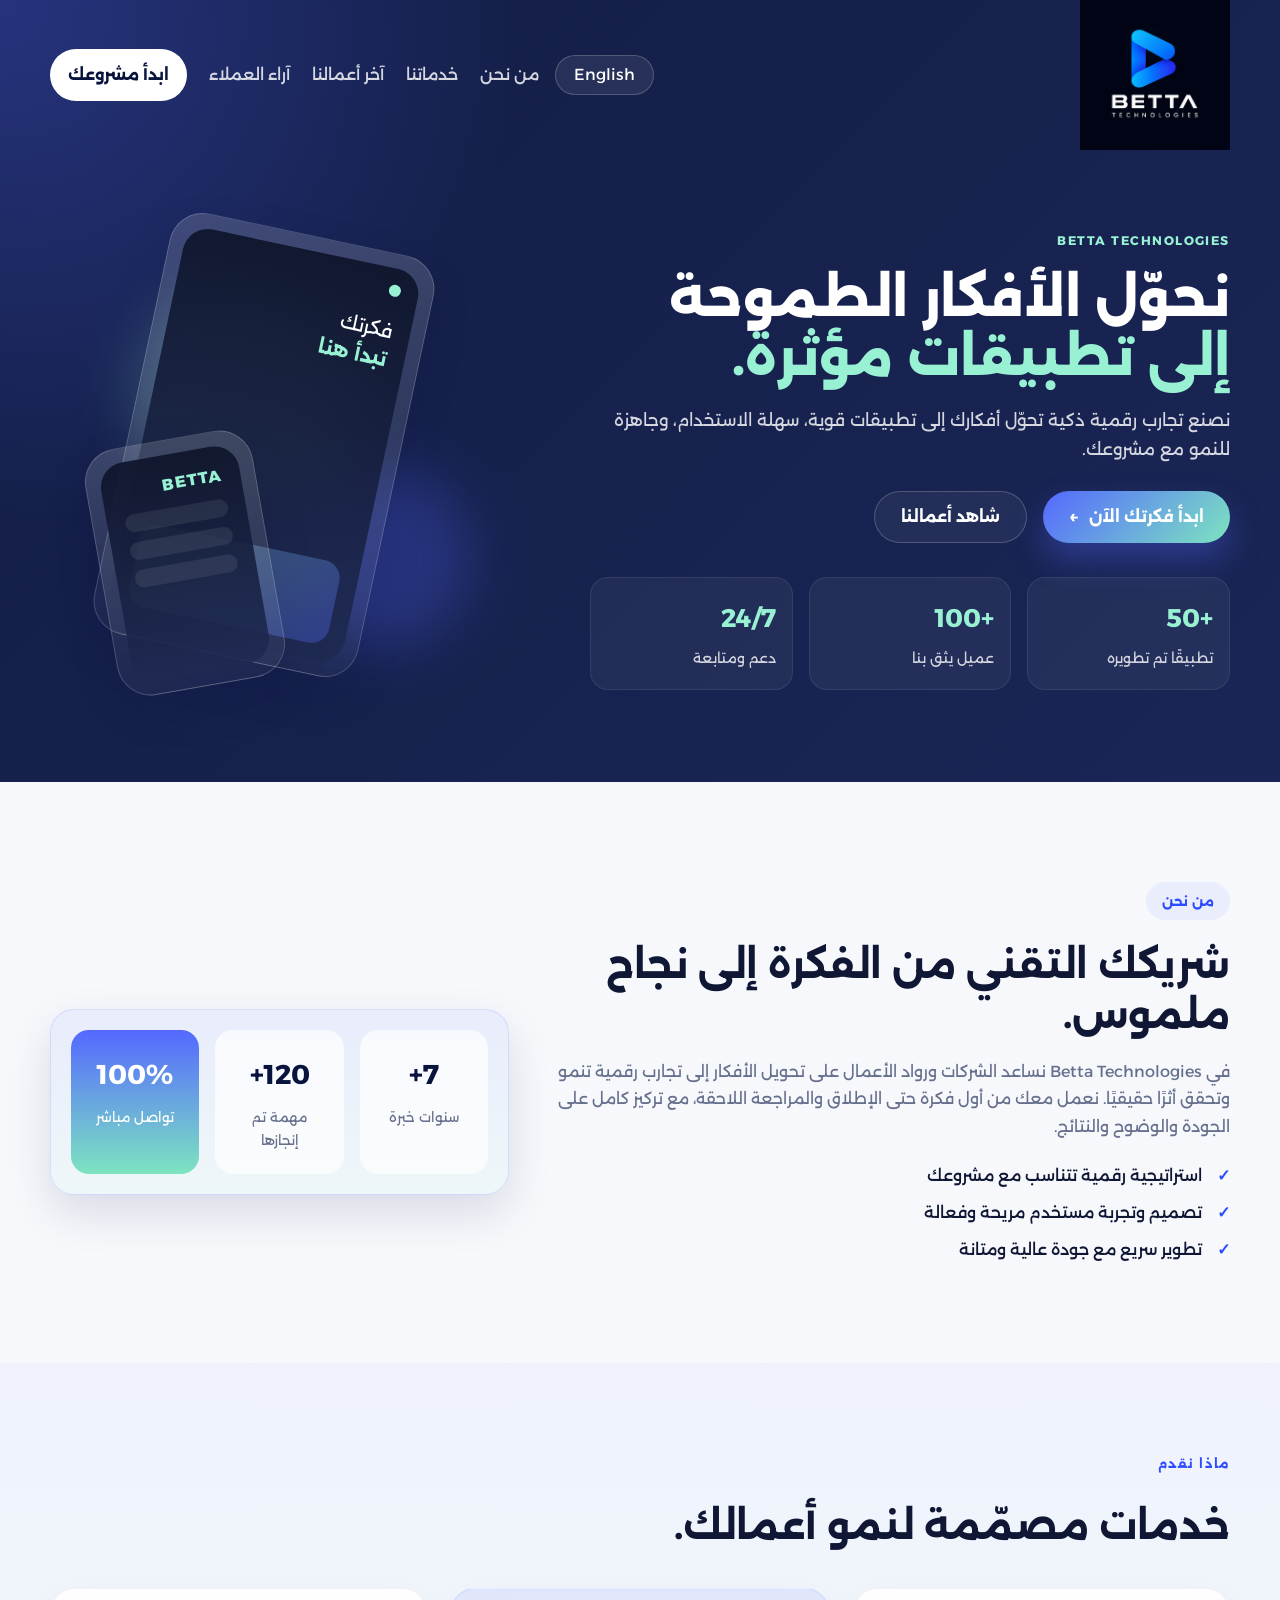
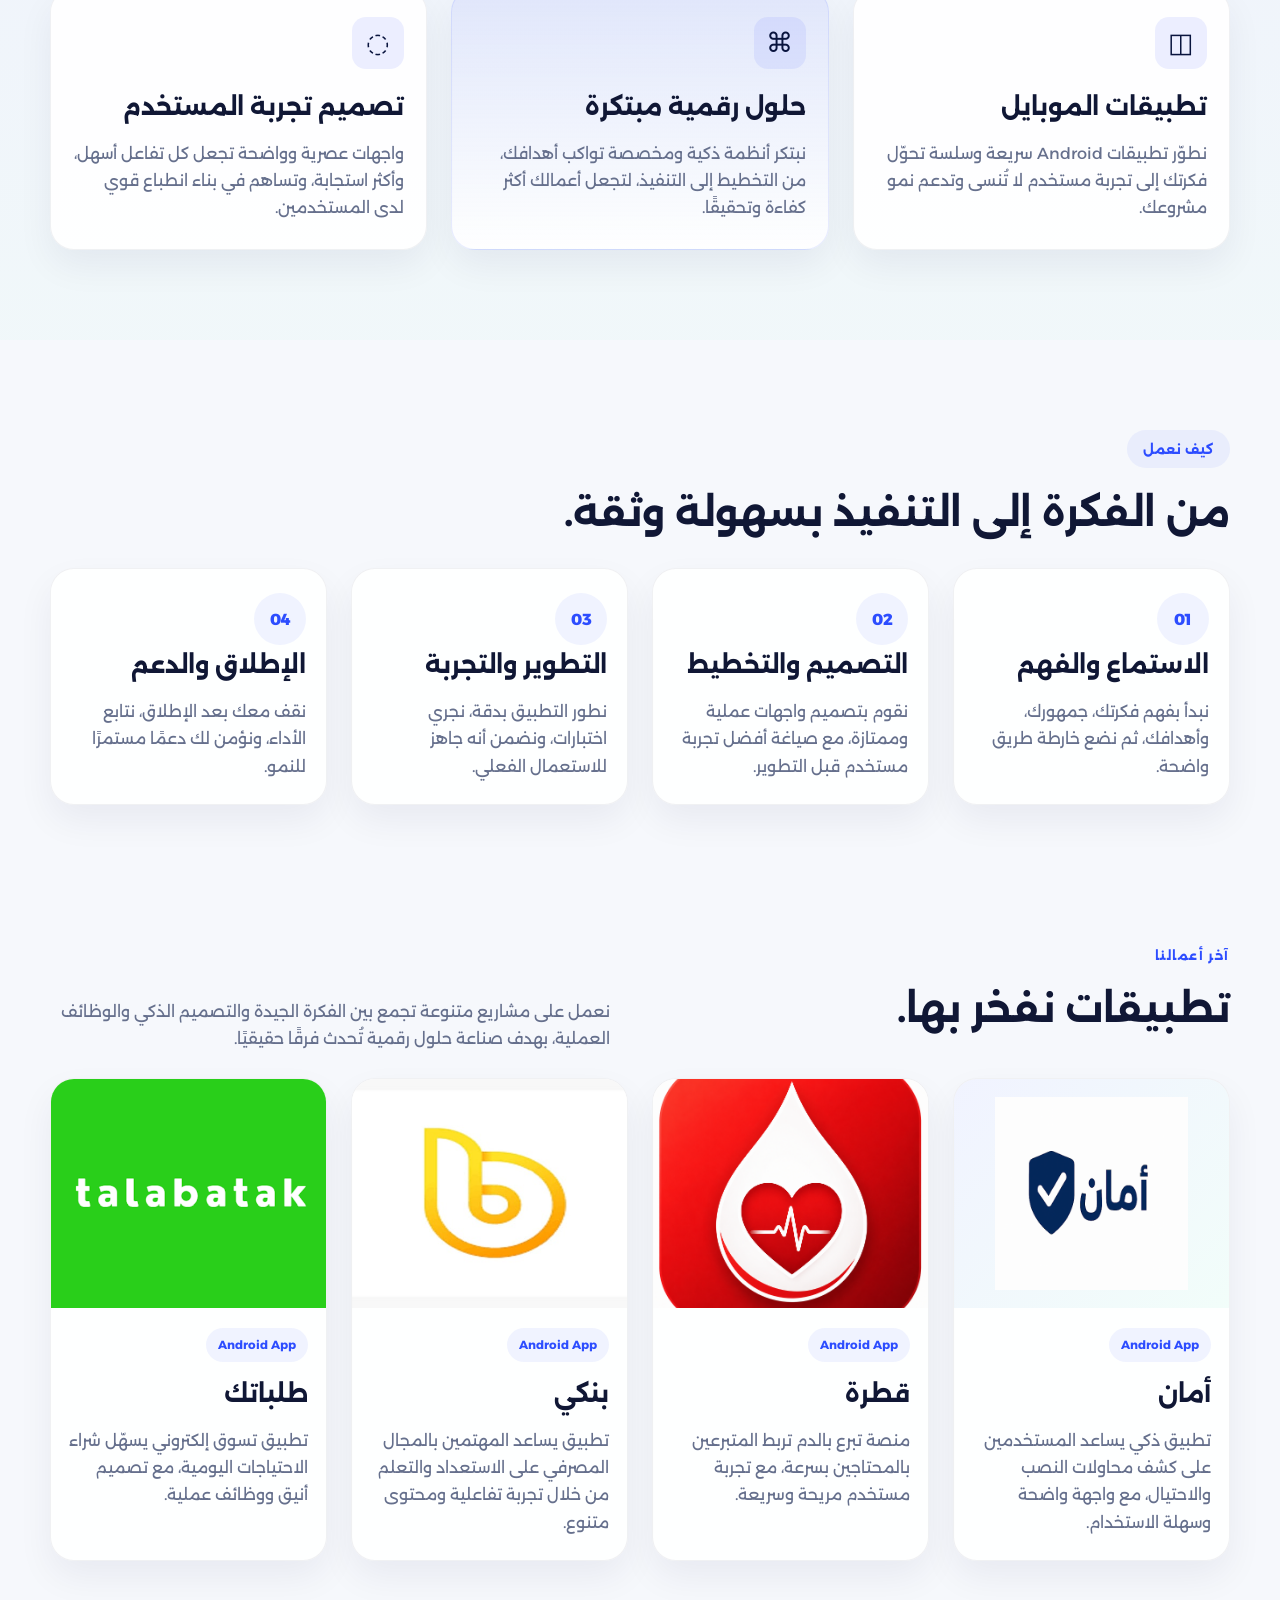
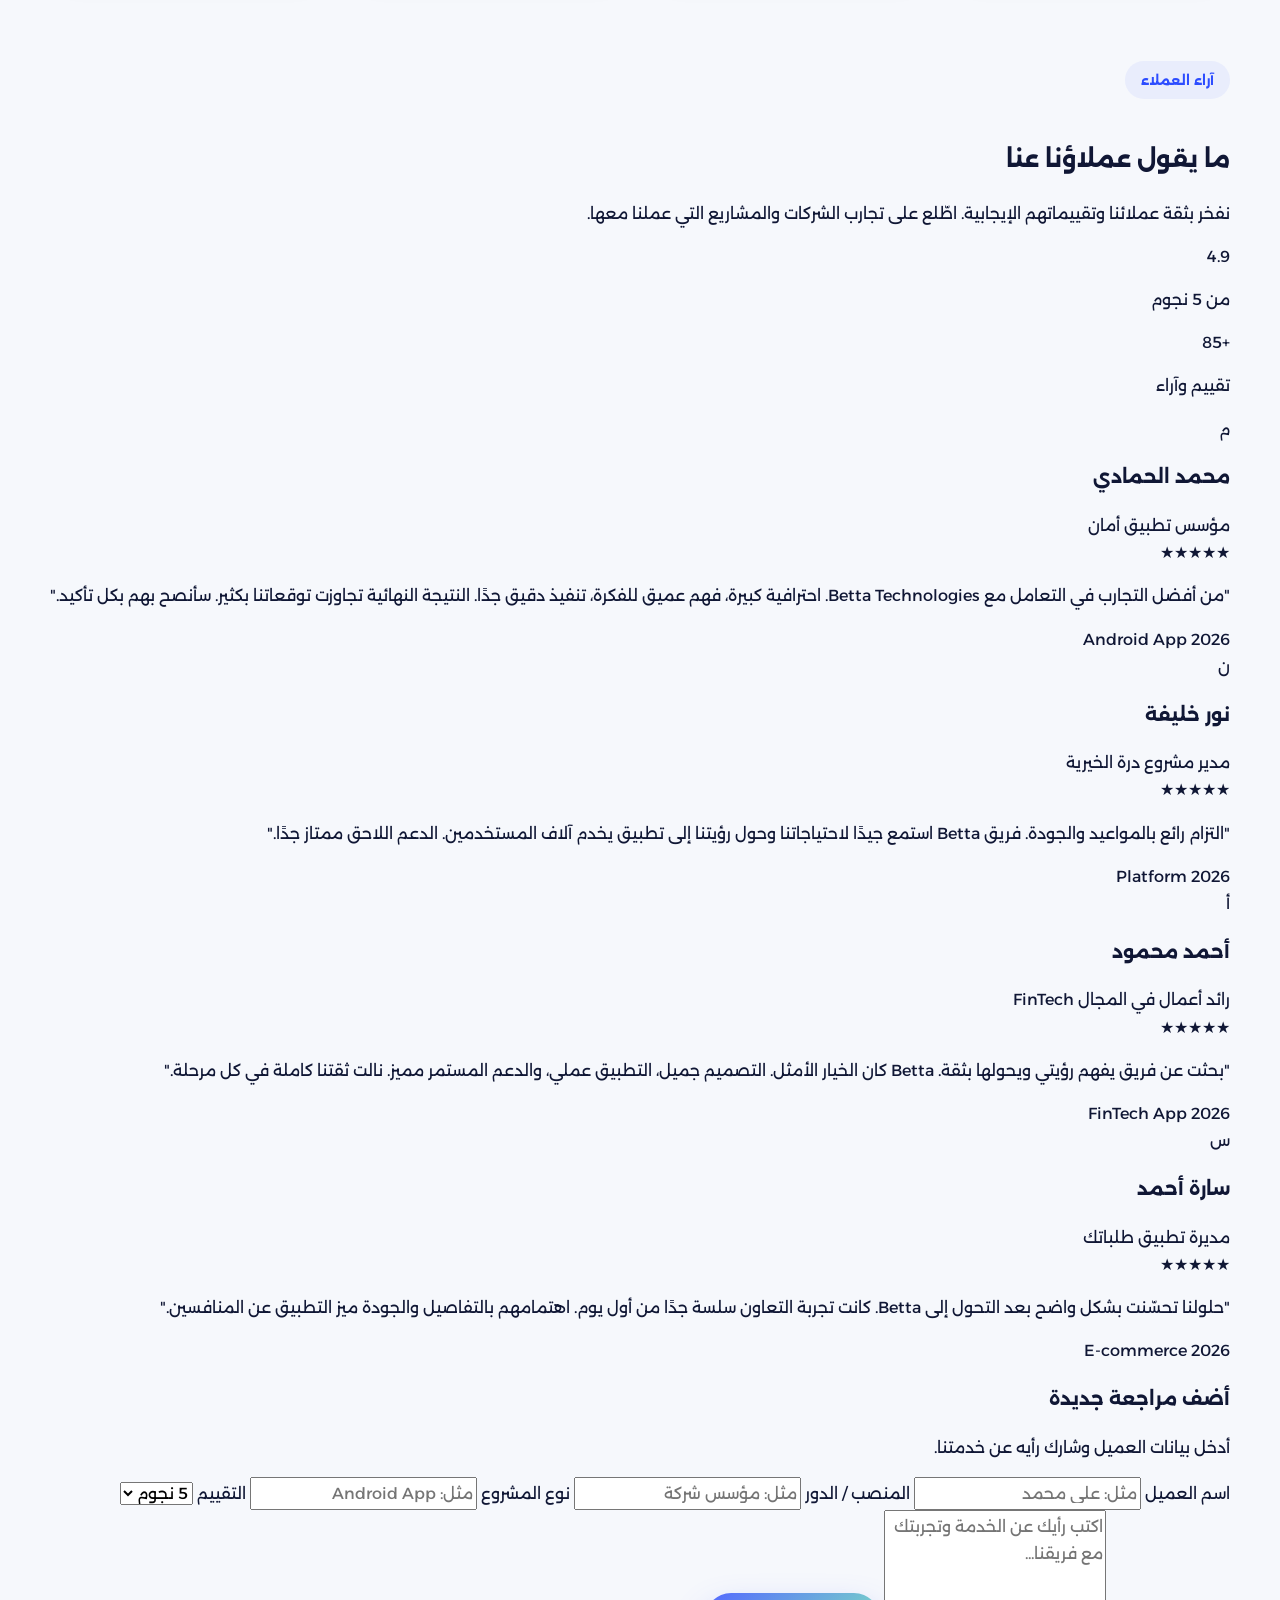
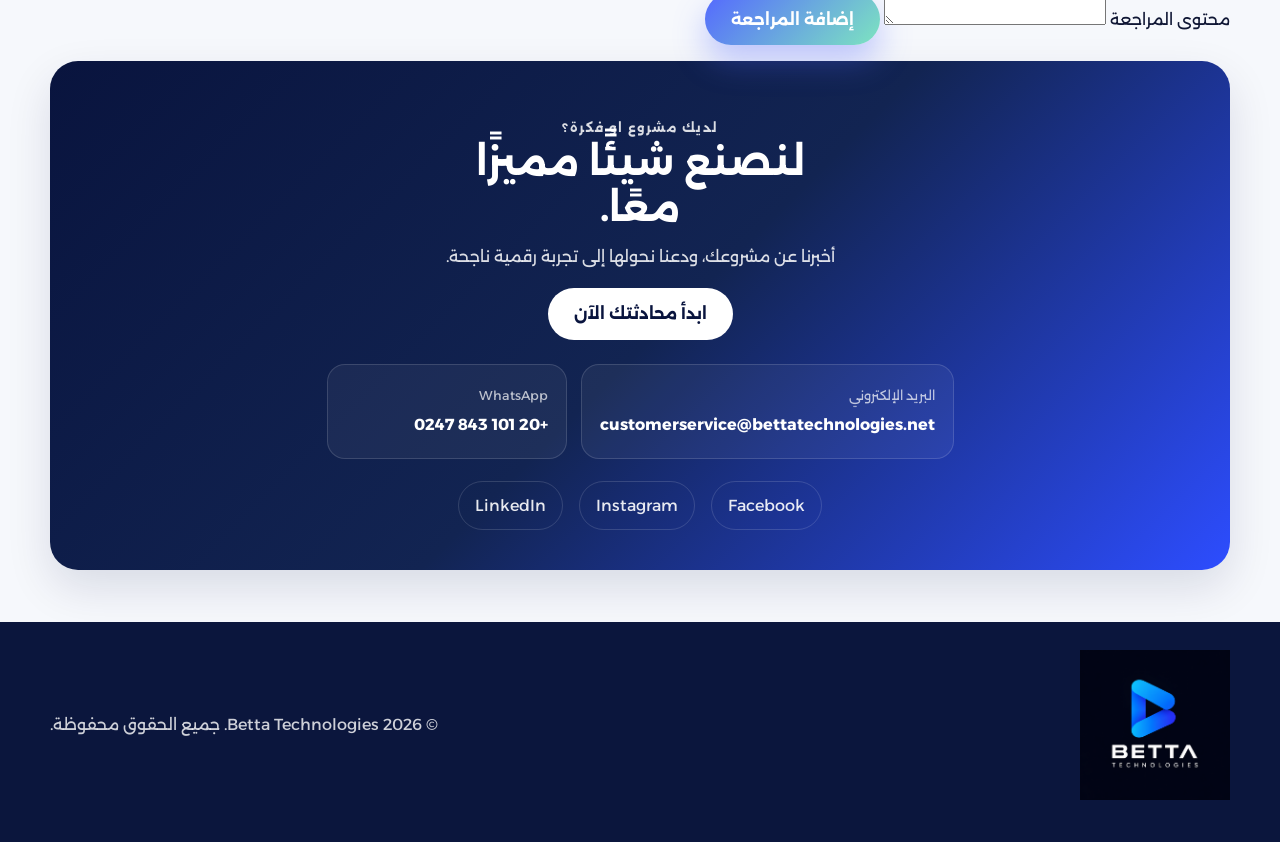
<file: index.html>
<!doctype html>
<html lang="ar" dir="rtl">
  <head>
    <meta charset="UTF-8" />
    <meta name="viewport" content="width=device-width, initial-scale=1.0" />
    <meta name="description" content="Betta Technologies - نصنع تطبيقات موبايل وحلولًا برمجية تنمو مع مشروعك." />
    <title>Betta Technologies | حلول برمجية تصنع الفرق</title>
    <link rel="preconnect" href="https://fonts.googleapis.com" />
    <link rel="preconnect" href="https://fonts.gstatic.com" crossorigin />
    <link href="https://fonts.googleapis.com/css2?family=Alexandria:wght@400;500;600;700;800&display=swap" rel="stylesheet" />
    <link rel="stylesheet" href="style.css" />
    <meta name="google-site-verification" content="hBN9Op_pvxbOxiliv0jtPPkpLF2OmIQI_2BRHnn7oic" />
  </head>
  <body>
    <header class="hero" id="home">
      <nav class="nav container" aria-label="القائمة الرئيسية">
        <a class="brand logo-brand" href="#home" aria-label="Betta Technologies - الرئيسية">
          <img src="images/betta-logo.png" alt="Betta Technologies" />
        </a>
        <button class="language-button" type="button">English</button>
        <button class="menu-button" type="button" aria-label="فتح القائمة" aria-expanded="false">☰</button>
        <div class="nav-links">
          <a href="#about">من نحن</a>
          <a href="#services">خدماتنا</a>
          <a href="#work">آخر أعمالنا</a>
          <a href="#reviews">آراء العملاء</a>
          <a class="nav-cta" href="#contact">ابدأ مشروعك</a>
        </div>
      </nav>

      <div class="hero-content container">
        <div class="hero-copy">
          <p class="eyebrow">BETTA TECHNOLOGIES</p>
          <h1>نحوّل الأفكار الطموحة<br /><span>إلى تطبيقات مؤثرة.</span></h1>
          <p class="hero-text">نصنع تجارب رقمية ذكية تحوّل أفكارك إلى تطبيقات قوية، سهلة الاستخدام، وجاهزة للنمو مع مشروعك.</p>
          <div class="hero-actions">
            <a class="button primary" href="#contact">ابدأ فكرتك الآن <span>←</span></a>
            <a class="button secondary" href="#work">شاهد أعمالنا</a>
          </div>
          <div class="numbers">
            <div><b>+50</b><span>تطبيقًا تم تطويره</span></div>
            <div><b>+100</b><span>عميل يثق بنا</span></div>
            <div><b>24/7</b><span>دعم ومتابعة</span></div>
          </div>
        </div>

        <div class="hero-visual" aria-hidden="true">
          <div class="glow glow-one"></div>
          <div class="glow glow-two"></div>
          <div class="phone main-phone">
            <div class="phone-screen screen-main">
              <span class="screen-dot"></span>
              <p>فكرتك<br /><b>تبدأ هنا</b></p>
              <div class="screen-card"></div>
            </div>
          </div>
          <div class="phone small-phone">
            <div class="phone-screen screen-small">
              <span>BETTA</span>
              <div></div>
              <div></div>
              <div></div>
            </div>
          </div>
        </div>
      </div>
    </header>

    <main>
      <section class="section about container" id="about">
        <div class="section-label">من نحن</div>
        <div class="about-grid">
          <div>
            <h2>شريكك التقني من الفكرة إلى نجاح ملموس.</h2>
            <p>في Betta Technologies نساعد الشركات ورواد الأعمال على تحويل الأفكار إلى تجارب رقمية تنمو وتحقق أثرًا حقيقيًا. نعمل معك من أول فكرة حتى الإطلاق والمراجعة اللاحقة، مع تركيز كامل على الجودة والوضوح والنتائج.</p>
            <ul class="check-list">
              <li>استراتيجية رقمية تتناسب مع مشروعك</li>
              <li>تصميم وتجربة مستخدم مريحة وفعالة</li>
              <li>تطوير سريع مع جودة عالية ومتانة</li>
            </ul>
          </div>

          <div class="about-panel">
            <div class="mini-stat">
              <strong>7+</strong>
              <span>سنوات خبرة</span>
            </div>
            <div class="mini-stat">
              <strong>120+</strong>
              <span>مهمة تم إنجازها</span>
            </div>
            <div class="mini-stat accent">
              <strong>100%</strong>
              <span>تواصل مباشر</span>
            </div>
          </div>
        </div>
      </section>

      <section class="services-section" id="services">
        <div class="container">
          <p class="eyebrow dark">ماذا نقدم</p>
          <h2>خدمات مصمّمة لنمو أعمالك.</h2>

          <div class="services-grid">
            <article class="service-card">
              <span class="service-icon">◫</span>
              <h3>تطبيقات الموبايل</h3>
              <p>نطوّر تطبيقات Android سريعة وسلسة تحوّل فكرتك إلى تجربة مستخدم لا تُنسى وتدعم نمو مشروعك.</p>
            </article>

            <article class="service-card featured">
              <span class="service-icon">⌘</span>
              <h3>حلول رقمية مبتكرة</h3>
              <p>نبتكر أنظمة ذكية ومخصصة تواكب أهدافك، من التخطيط إلى التنفيذ، لتجعل أعمالك أكثر كفاءة وتحقيقًا.</p>
            </article>

            <article class="service-card">
              <span class="service-icon">◌</span>
              <h3>تصميم تجربة المستخدم</h3>
              <p>واجهات عصرية وواضحة تجعل كل تفاعل أسهل، وأكثر استجابة، وتساهم في بناء انطباع قوي لدى المستخدمين.</p>
            </article>
          </div>
        </div>
      </section>

      <section class="process-section container" id="process">
        <div class="section-label dark">كيف نعمل</div>
        <h2>من الفكرة إلى التنفيذ بسهولة وثقة.</h2>

        <div class="process-grid">
          <article class="process-card">
            <span>01</span>
            <h3>الاستماع والفهم</h3>
            <p>نبدأ بفهم فكرتك، جمهورك، وأهدافك، ثم نضع خارطة طريق واضحة.</p>
          </article>

          <article class="process-card">
            <span>02</span>
            <h3>التصميم والتخطيط</h3>
            <p>نقوم بتصميم واجهات عملية وممتازة، مع صياغة أفضل تجربة مستخدم قبل التطوير.</p>
          </article>

          <article class="process-card">
            <span>03</span>
            <h3>التطوير والتجربة</h3>
            <p>نطور التطبيق بدقة، نجري اختبارات، ونضمن أنه جاهز للاستعمال الفعلي.</p>
          </article>

          <article class="process-card">
            <span>04</span>
            <h3>الإطلاق والدعم</h3>
            <p>نقف معك بعد الإطلاق، نتابع الأداء، ونؤمن لك دعمًا مستمرًا للنمو.</p>
          </article>
        </div>
      </section>

      <section class="section work container" id="work">
        <div class="work-heading">
          <div>
            <p class="eyebrow dark work-eyebrow">آخر أعمالنا</p>
            <h2 class="work-title">تطبيقات نفخر بها.</h2>
          </div>
          <p class="work-description">نعمل على مشاريع متنوعة تجمع بين الفكرة الجيدة والتصميم الذكي والوظائف العملية، بهدف صناعة حلول رقمية تُحدث فرقًا حقيقيًا.</p>
        </div>

        <div class="projects-grid">
          <article class="project-card">
            <div class="project-image aman-image"><img src="images/aman_logo.webp" alt="شعار تطبيق أمان" /></div>
            <div class="project-body">
              <div>
                <span class="tag">Android App</span>
                <h3>أمان</h3>
              </div>
              <p>تطبيق ذكي يساعد المستخدمين على كشف محاولات النصب والاحتيال، مع واجهة واضحة وسهلة الاستخدام.</p>
            </div>
          </article>

          <article class="project-card">
            <div class="project-image"><img src="images/logo.png" alt="لقطات من منصة قطرة للتبرع بالدم" /></div>
            <div class="project-body">
              <div>
                <span class="tag">Android App</span>
                <h3>قطرة</h3>
              </div>
              <p>منصة تبرع بالدم تربط المتبرعين بالمحتاجين بسرعة، مع تجربة مستخدم مريحة وسريعة.</p>
            </div>
          </article>

          <article class="project-card">
            <div class="project-image"><img src="images/bankerlogo1.jpg" alt="بنكي" /></div>
            <div class="project-body">
              <div>
                <span class="tag">Android App</span>
                <h3>بنكي</h3>
              </div>
              <p>تطبيق يساعد المهتمين بالمجال المصرفي على الاستعداد والتعلم من خلال تجربة تفاعلية ومحتوى متنوع.</p>
            </div>
          </article>

          <article class="project-card">
            <div class="project-image"><img src="images/talabataklogo.webp" alt="طلباتك" /></div>
            <div class="project-body">
              <div>
                <span class="tag">Android App</span>
                <h3>طلباتك</h3>
              </div>
              <p>تطبيق تسوق إلكتروني يسهّل شراء الاحتياجات اليومية، مع تصميم أنيق ووظائف عملية.</p>
            </div>
          </article>
        </div>
      </section>

      <section class="reviews-section container" id="reviews">
        <div class="reviews-header">
          <div>
            <div class="section-label dark">آراء العملاء</div>
            <h2>ما يقول عملاؤنا عنا</h2>
            <p>نفخر بثقة عملائنا وتقييماتهم الإيجابية. اطّلع على تجارب الشركات والمشاريع التي عملنا معها.</p>
          </div>
          <div class="reviews-stats">
            <div class="stat-item">
              <span class="rating">4.9</span>
              <p>من 5 نجوم</p>
            </div>
            <div class="stat-item">
              <span class="count">+85</span>
              <p>تقييم وآراء</p>
            </div>
          </div>
        </div>

        <div class="reviews-grid" id="reviewsGrid"></div>

        <form class="review-form" id="reviewForm">
          <div class="form-header">
            <h3>أضف مراجعة جديدة</h3>
            <p>أدخل بيانات العميل وشارك رأيه عن خدمتنا.</p>
          </div>

          <div class="form-grid">
            <label>
              <span>اسم العميل</span>
              <input type="text" name="name" placeholder="مثل: علي محمد" required />
            </label>

            <label>
              <span>المنصب / الدور</span>
              <input type="text" name="role" placeholder="مثل: مؤسس شركة" required />
            </label>

            <label>
              <span>نوع المشروع</span>
              <input type="text" name="project" placeholder="مثل: Android App" required />
            </label>

            <label>
              <span>التقييم</span>
              <select name="rating" required>
                <option value="5">5 نجوم</option>
                <option value="4">4 نجوم</option>
                <option value="3">3 نجوم</option>
                <option value="2">2 نجوم</option>
                <option value="1">1 نجمة</option>
              </select>
            </label>
          </div>

          <label class="full-width">
            <span>محتوى المراجعة</span>
            <textarea name="text" rows="4" placeholder="اكتب رأيك عن الخدمة وتجربتك مع فريقنا..." required></textarea>
          </label>

          <button type="submit" class="button primary form-submit">إضافة المراجعة</button>
          <p class="form-status" id="formStatus" aria-live="polite"></p>
        </form>
      </section>

      <section class="cta container" id="contact">
        <p class="eyebrow">لديك مشروع او فكرة؟</p>
        <h2>لنصنع شيئًا مميزًا<br />معًا.</h2>
        <p>أخبرنا عن مشروعك، ودعنا نحولها إلى تجربة رقمية ناجحة.</p>
        <a class="button light" href="https://wa.me/201018430247?text=%D8%A3%D8%B1%D9%8A%D8%AF%20%D9%85%D9%84%D8%AA%D9%88%D8%A7%D8%B5%D9%84%20%D8%A8%D8%AE%D8%B5%D9%88%D8%B5%20%D8%A8%D9%80%D8%AD%D9%88%D9%84%20%D9%85%D9%84%D9%85%D8%B1%D9%83%D8%A9%20%D8%A7%D9%84%D9%86%D8%A7%D8%B1%D8%8A%D8%A9%20%D9%84%D8%B5%D9%84%D9%8A%D8%AD%D9%8A%D9%87%D8%A9%20%D9%84%D8%AC%D8%AF%D9%8A%D8%8A%D8%A9%20%D9%84%D9%85%D8%B1%D8%A7%D8%8A%D8%A9%20%D9%84%D9%81%D9%8A%20%D8%A8%D9%8A%D9%86%D8%AA%20%D8%A7%D9%84%D9%81%D9%83%D9%83%D9%84%20%D8%A8%D9%8A%D8%A7%D9%87%D8%A7%20%D8%A7%D9%84%D9%82%D8%A7%D9%84%D9%8A%D8%A9" target="_blank" rel="noopener">ابدأ محادثتك الآن</a>

        <div class="contact-details">
          <a href="mailto:aaya99711@gmail.com">
            <span>البريد الإلكتروني</span>
            <b>customerservice@bettatechnologies.net</b>
          </a>
          <a href="https://wa.me/201018430247" target="_blank" rel="noopener">
            <span>WhatsApp</span>
            <b>+20 101 843 0247</b>
          </a>
        </div>

        <div class="contact-social" aria-label="صفحات Betta Technologies على مواقع التواصل">
          <a href="https://www.facebook.com/profile.php?id=61594827878153" target="_blank" rel="noopener">Facebook</a>
          <a href="https://www.instagram.com/betta_technologies/" target="_blank" rel="noopener">Instagram</a>
          <a href="https://www.linkedin.com/company/145262293" target="_blank" rel="noopener">LinkedIn</a>
        </div>
      </section>
    </main>

    <footer>
      <div class="container footer-content">
        <a class="brand logo-brand" href="#home"><img src="images/betta-logo.png" alt="Betta Technologies" /></a>
        <p>© <span id="year"></span> Betta Technologies. جميع الحقوق محفوظة.</p>
      </div>
    </footer>

    <script src="script.js"></script>
  </body>
</html>
</file>
<file: style.css>
:root {
  --navy: #09143e;
  --blue: #5468ff;
  --blue-strong: #2d4dff;
  --mint: #99f1d4;
  --mint-strong: #7de4c0;
  --ink: #101735;
  --muted: #66708d;
  --line: #e8ebf4;
  --off: #f6f8fc;
  --white: #ffffff;
  --shadow: 0 18px 45px rgba(9, 20, 62, 0.12);
  --radius: 24px;
}

* { box-sizing: border-box; }
html { scroll-behavior: smooth; }
body {
  margin: 0;
  font-family: 'Alexandria', sans-serif;
  background: var(--off);
  color: var(--ink);
  line-height: 1.7;
}
a { color: inherit; text-decoration: none; }
img { max-width: 100%; display: block; }
button, input, textarea, select { font: inherit; }
.container { width: min(1180px, calc(100% - 32px)); margin: 0 auto; }

.hero {
  position: relative;
  overflow: hidden;
  background: linear-gradient(135deg, rgba(9, 20, 62, 0.96), rgba(17, 29, 79, 0.96));
  color: var(--white);
  padding-bottom: 72px;
}
.hero::before {
  content: "";
  position: absolute;
  inset: 0;
  background: radial-gradient(circle at top left, rgba(84, 104, 255, 0.3), transparent 35%);
  pointer-events: none;
}
.nav {
  position: relative;
  z-index: 2;
  display: flex;
  align-items: center;
  gap: 16px;
  min-height: 90px;
}
.brand { display: inline-flex; align-items: center; justify-content: center; margin-inline-end: auto; }
.logo-brand img { width: 150px; height: auto; }
.language-button, .menu-button {
  border: 1px solid rgba(255,255,255,0.2);
  background: rgba(255,255,255,0.08);
  color: var(--white);
  border-radius: 999px;
  min-width: 96px;
  height: 40px;
  padding: 0 18px;
  cursor: pointer;
  transition: 0.25s ease;
}
.language-button:hover, .menu-button:hover, .button:hover, .nav-links a:hover { transform: translateY(-1px); }
.menu-button { display: none; font-size: 1.4rem; }
.nav-links { display: flex; align-items: center; gap: 22px; font-weight: 500; }
.nav-links a { color: rgba(255,255,255,0.82); transition: 0.25s ease; }
.nav-links .nav-cta {
  background: var(--white); color: var(--navy);
  padding: 12px 18px; border-radius: 999px; font-weight: 700;
}
.hero-content {
  position: relative; z-index: 2;
  display: grid; grid-template-columns: 1.2fr 0.8fr;
  align-items: center; gap: 32px; padding-top: 40px;
}
.hero-copy { padding: 30px 0 10px; }
.eyebrow {
  margin: 0 0 18px; color: var(--mint); letter-spacing: 0.12em; font-size: 0.78rem; font-weight: 700;
}
.eyebrow.dark { color: var(--blue-strong); }
.hero-copy h1 {
  margin: 0; font-size: clamp(2.6rem, 4vw, 4.8rem); line-height: 1.15; font-weight: 800;
}
.hero-copy h1 span { color: var(--mint); }
.hero-text {
  max-width: 620px; margin: 18px 0 0; color: rgba(255,255,255,0.82); font-size: 1.07rem;
}
.hero-actions { display: flex; flex-wrap: wrap; gap: 16px; margin-top: 28px; }
.button {
  display: inline-flex; align-items: center; justify-content: center; gap: 10px;
  min-height: 52px; padding: 0 26px; border-radius: 999px; font-weight: 700; transition: 0.25s ease; border: none; cursor: pointer;
}
.button.primary {
  background: linear-gradient(135deg, var(--blue), var(--mint-strong)); color: var(--white);
  box-shadow: 0 16px 32px rgba(84, 104, 255, 0.35);
}
.button.secondary {
  border: 1px solid rgba(255,255,255,0.2); background: rgba(255,255,255,0.05); color: var(--white);
}
.button.light {
  background: var(--white); color: var(--navy); margin: 18px auto 0;
}
.numbers {
  display: grid; grid-template-columns: repeat(3, minmax(0, 1fr)); gap: 16px; margin-top: 34px; max-width: 640px;
}
.numbers div {
  display: flex; flex-direction: column; gap: 8px; padding: 18px 16px; background: rgba(255,255,255,0.05); border: 1px solid rgba(255,255,255,0.08); border-radius: 18px;
}
.numbers b { font-size: clamp(1.5rem, 2vw, 2rem); color: var(--mint); }
.numbers span { font-size: 0.88rem; color: rgba(255,255,255,0.8); }

.hero-visual { position: relative; min-height: 520px; }
.glow { position: absolute; border-radius: 50%; filter: blur(28px); opacity: 0.7; }
.glow-one { width: 220px; height: 220px; background: rgba(153, 241, 212, 0.32); top: 18%; left: 18%; }
.glow-two { width: 180px; height: 180px; background: rgba(84, 104, 255, 0.38); bottom: 12%; right: 8%; }
.phone {
  position: absolute; border: 1px solid rgba(255,255,255,0.18); border-radius: 34px;
  background: linear-gradient(180deg, rgba(255,255,255,0.16), rgba(255,255,255,0.04)); box-shadow: var(--shadow);
}
.main-phone { width: 270px; height: 430px; right: 110px; top: 40px; transform: rotate(12deg); }
.small-phone { width: 170px; height: 250px; left: 50px; bottom: 22px; transform: rotate(-10deg); }
.phone-screen {
  position: absolute; inset: 14px; background: linear-gradient(180deg, rgba(12,19,41,0.9), rgba(31,42,83,0.9));
  border-radius: 25px; display: flex; flex-direction: column; justify-content: flex-start; padding: 16px 18px;
}
.screen-main { align-items: flex-start; }
.screen-dot { width: 12px; height: 12px; border-radius: 50%; background: var(--mint); display: inline-block; margin-bottom: 20px; }
.screen-main p { margin: 0; font-size: 1.2rem; line-height: 1.5; color: var(--white); }
.screen-main b { color: var(--mint); }
.screen-card { margin-top: auto; width: 100%; height: 84px; border-radius: 18px; background: linear-gradient(135deg, rgba(153,241,212,0.3), rgba(84,104,255,0.32)); }
.screen-small { justify-content: flex-start; align-items: flex-start; gap: 10px; }
.screen-small span { color: var(--mint); font-weight: 800; letter-spacing: 0.08em; }
.screen-small div { width: 100%; height: 18px; border-radius: 999px; background: rgba(255,255,255,0.08); }

.section { padding: 100px 0; }
.section-label {
  display: inline-flex; align-items: center; padding: 8px 16px; border-radius: 999px; background: rgba(84,104,255,0.08); color: var(--blue-strong); font-size: 0.82rem; font-weight: 700; margin-bottom: 20px;
}
.about h2, .process-section h2, .testimonials h2, .work h2 { margin: 0 0 18px; font-size: clamp(2rem, 3vw, 3rem); line-height: 1.3; }
.about-grid { display: grid; grid-template-columns: 1.2fr 0.8fr; gap: 32px; align-items: center; }
.about p { max-width: 700px; color: var(--muted); margin: 0; }
.check-list { list-style: none; padding: 0; margin: 22px 0 0; display: grid; gap: 10px; }
.check-list li { position: relative; padding-inline-start: 28px; color: var(--ink); font-weight: 500; }
.check-list li::before { content: "✓"; position: absolute; inset-inline-start: 0; color: var(--blue-strong); font-weight: 800; }
.about-panel {
  display: grid; grid-template-columns: repeat(3, minmax(0, 1fr)); gap: 16px; padding: 20px;
  background: linear-gradient(180deg, rgba(84,104,255,0.08), rgba(153,241,212,0.08)); border: 1px solid rgba(84,104,255,0.15); border-radius: var(--radius); box-shadow: var(--shadow);
}
.mini-stat { padding: 22px 16px; border-radius: 18px; background: rgba(255,255,255,0.7); text-align: center; }
.mini-stat strong { display: block; font-size: 1.7rem; color: var(--navy); }
.mini-stat span { display: block; margin-top: 8px; color: var(--muted); font-size: 0.84rem; }
.mini-stat.accent { background: linear-gradient(180deg, var(--blue), var(--mint-strong)); }
.mini-stat.accent strong, .mini-stat.accent span { color: var(--white); }

.services-section { background: linear-gradient(180deg, rgba(84,104,255,0.04), rgba(153,241,212,0.06)); padding: 90px 0; }
.services-section h2, .process-section h2, .testimonials h2 { margin: 0 0 30px; font-size: clamp(2.1rem, 3vw, 3rem); }
.services-grid, .process-grid, .projects-grid, .testimonials-grid { display: grid; gap: 24px; }
.services-grid { grid-template-columns: repeat(3, minmax(0, 1fr)); margin-top: 28px; }
.service-card, .process-card, .project-card, .testimonial-card {
  background: rgba(255,255,255,0.9); border: 1px solid rgba(9,20,62,0.06); border-radius: var(--radius); box-shadow: 0 16px 36px rgba(9,20,62,0.06);
}
.service-card { padding: 28px 22px; }
.service-card.featured { background: linear-gradient(180deg, rgba(84,104,255,0.1), rgba(255,255,255,0.9)); border-color: rgba(84,104,255,0.12); }
.service-icon { display: inline-flex; align-items: center; justify-content: center; width: 52px; height: 52px; border-radius: 14px; background: rgba(84,104,255,0.1); color: var(--navy); font-size: 1.7rem; margin-bottom: 18px; }
.service-card h3, .process-card h3, .project-body h3 { margin: 0 0 12px; font-size: 1.5rem; }
.service-card p, .process-card p, .project-body p, .testimonial-card p { margin: 0; color: var(--muted); }
.process-section { padding: 90px 0 40px; }
.process-grid { grid-template-columns: repeat(4, minmax(0, 1fr)); }
.process-card { padding: 24px 20px; }
.process-card span { display: inline-flex; align-items: center; justify-content: center; width: 52px; height: 52px; border-radius: 50%; background: rgba(84,104,255,0.08); color: var(--blue-strong); font-weight: 800; }
.work-heading { display: flex; align-items: end; justify-content: space-between; gap: 24px; margin-bottom: 26px; }
.work-description { max-width: 560px; margin: 0; color: var(--muted); }
.projects-grid { grid-template-columns: repeat(4, minmax(0, 1fr)); }
.project-card { overflow: hidden; }
.project-image { aspect-ratio: 1.2; background: linear-gradient(135deg, rgba(84,104,255,0.08), rgba(153,241,212,0.12)); display: flex; align-items: center; justify-content: center; }
.project-image img { width: 100%; height: 100%; object-fit: cover; }
.aman-image img { object-fit: contain; padding: 18px; }
.project-body { padding: 20px 18px 24px; }
.tag { display: inline-flex; padding: 7px 12px; border-radius: 999px; background: rgba(84,104,255,0.08); color: var(--blue-strong); font-size: 0.74rem; font-weight: 700; margin-bottom: 12px; }
.testimonials { padding-top: 80px; padding-bottom: 90px; }
.testimonials-grid { grid-template-columns: repeat(3, minmax(0, 1fr)); }
.testimonial-card { padding: 24px 22px; }
.testimonial-meta { display: flex; flex-direction: column; gap: 4px; margin-top: 18px; }
.testimonial-meta strong { font-size: 1rem; color: var(--ink); }
.testimonial-meta span { color: var(--muted); font-size: 0.81rem; }
.cta {
  background: linear-gradient(135deg, var(--navy), #122452 52%, var(--blue-strong)); color: var(--white);
  border-radius: 28px; margin: 0 auto 52px; padding: 56px 34px 40px; text-align: center; width: min(1180px, calc(100% - 32px)); box-shadow: var(--shadow);
}
.cta h2 { margin: 0 0 12px; font-size: clamp(2.1rem, 3vw, 3rem); line-height: 1.2; }
.cta p { margin: 0; color: rgba(255,255,255,0.85); }
.contact-details { display: flex; justify-content: center; flex-wrap: wrap; gap: 14px; margin-top: 24px; }
.contact-details a { display: flex; flex-direction: column; gap: 4px; text-align: start; min-width: 240px; padding: 20px 18px; border: 1px solid rgba(255,255,255,0.14); border-radius: 18px; background: rgba(255,255,255,0.05); }
.contact-details span { font-size: 0.8rem; color: rgba(255,255,255,0.7); }
.contact-details b { font-size: 1rem; }
.contact-social { display: flex; justify-content: center; flex-wrap: wrap; gap: 16px; margin-top: 22px; }
.contact-social a { padding: 10px 16px; border: 1px solid rgba(255,255,255,0.14); border-radius: 999px; color: rgba(255,255,255,0.9); }
footer { background: #0b163d; color: rgba(255,255,255,0.8); padding: 28px 0 42px; }
.footer-content { display: flex; align-items: center; justify-content: space-between; gap: 20px; }
.footer-content p { margin: 0; }

@media (max-width: 980px) {
  .hero-content, .about-grid, .services-grid, .process-grid, .projects-grid, .testimonials-grid { grid-template-columns: 1fr 1fr; }
  .hero-content { grid-template-columns: 1fr; text-align: center; }
  .hero-copy { padding-top: 0; }
  .hero-text, .numbers { max-width: 100%; margin-inline: auto; }
  .hero-actions { justify-content: center; }
  .work-heading { flex-direction: column; align-items: flex-start; }
  .about-panel { grid-template-columns: repeat(3, minmax(0, 1fr)); }
}
@media (max-width: 760px) {
  .nav { position: relative; flex-wrap: wrap; padding-top: 18px; }
  .menu-button { display: inline-flex; align-items: center; justify-content: center; }
  .nav-links {
    display: none; width: 100%; flex-direction: column; padding: 18px 14px 8px; background: rgba(255,255,255,0.03); border: 1px solid rgba(255,255,255,0.08); border-radius: 16px;
  }
  .nav-links.open { display: flex; }
  .nav-links a { width: 100%; text-align: center; padding: 10px 12px; }
  .hero-copy h1 { font-size: 2.5rem; }
  .numbers, .services-grid, .process-grid, .projects-grid, .testimonials-grid, .about-grid, .about-panel { grid-template-columns: 1fr; }
  .hero-visual { min-height: 360px; }
  .main-phone { width: 200px; height: 330px; right: 60px; }
  .small-phone { width: 150px; height: 220px; left: 20px; }
  .cta { padding-inline: 20px; }
  .footer-content { flex-direction: column; text-align: center; }
}
@media (prefers-reduced-motion: reduce) {
  html { scroll-behavior: auto; }
  *, *::before, *::after { animation: none !important; transition: none !important; }
}
/* deployment test */
</file>
